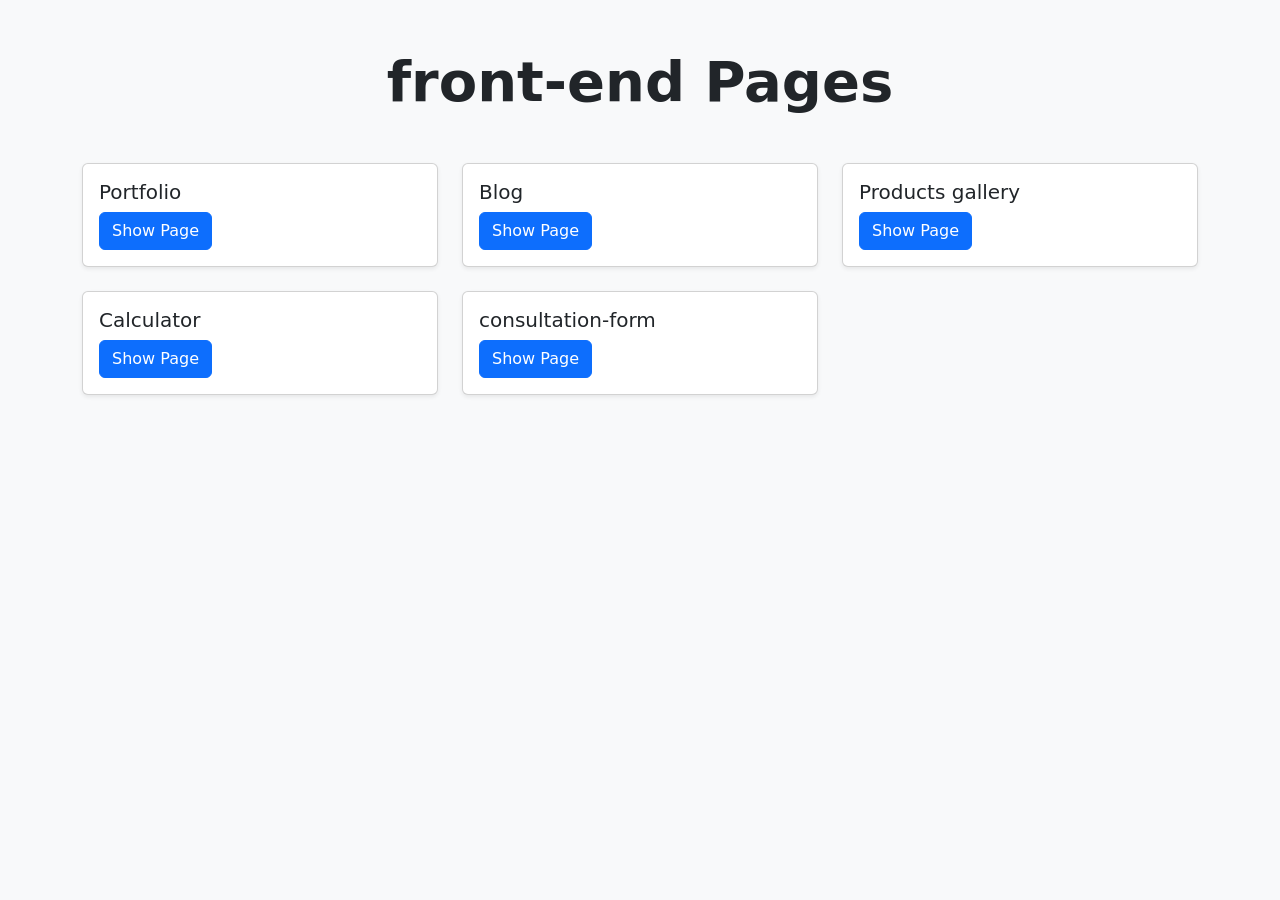
<file: index.html>
<!DOCTYPE html>
<html lang="ar" dir="ltr">
<head>
    <meta charset="UTF-8">
    <title>Pages Links
    </title>
    <link href="https://cdn.jsdelivr.net/npm/bootstrap@5.3.0/dist/css/bootstrap.min.css" rel="stylesheet">
</head>
<body class="bg-light">

    <div class="container py-5">
        <header class="text-center mb-5">
            <h1 class="display-4 fw-bold">front-end Pages</h1>
            <p class="lead text-muted"></p>
        </header>

        <div class="row g-4">
            <div class="col-md-4">
                <div class="card h-100 shadow-sm">
                    <div class="card-body">
                        <h5 class="card-title">Portfolio</h5>
                        <a href="./portfolio/index.html" class="btn btn-primary">Show Page</a>
                    </div>
                </div>
            </div>

            <div class="col-md-4">
                <div class="card h-100 shadow-sm">
                    <div class="card-body">
                        <h5 class="card-title">Blog</h5>
                        <a href="./blog/index.html" class="btn btn-primary">Show Page</a>
                    </div>
                </div>
            </div>

                        <div class="col-md-4">
                <div class="card h-100 shadow-sm">
                    <div class="card-body">
                        <h5 class="card-title">Products gallery</h5>
                        <a href="./product-gallery/index.html" class="btn btn-primary">Show Page</a>
                    </div>
                </div>
            </div>

                        <div class="col-md-4">
                <div class="card h-100 shadow-sm">
                    <div class="card-body">
                        <h5 class="card-title">Calculator</h5>
                        <a href="./calculator/index.html" class="btn btn-primary">Show Page</a>
                    </div>
                </div>
            </div>

                        <div class="col-md-4">
                <div class="card h-100 shadow-sm">
                    <div class="card-body">
                        <h5 class="card-title">consultation-form</h5>

                        <a href="./consultation-form/index.html" class="btn btn-primary">Show Page</a>
                    </div>
                </div>
            </div>
            
            </div>
    </div>

</body>
</html>
</file>
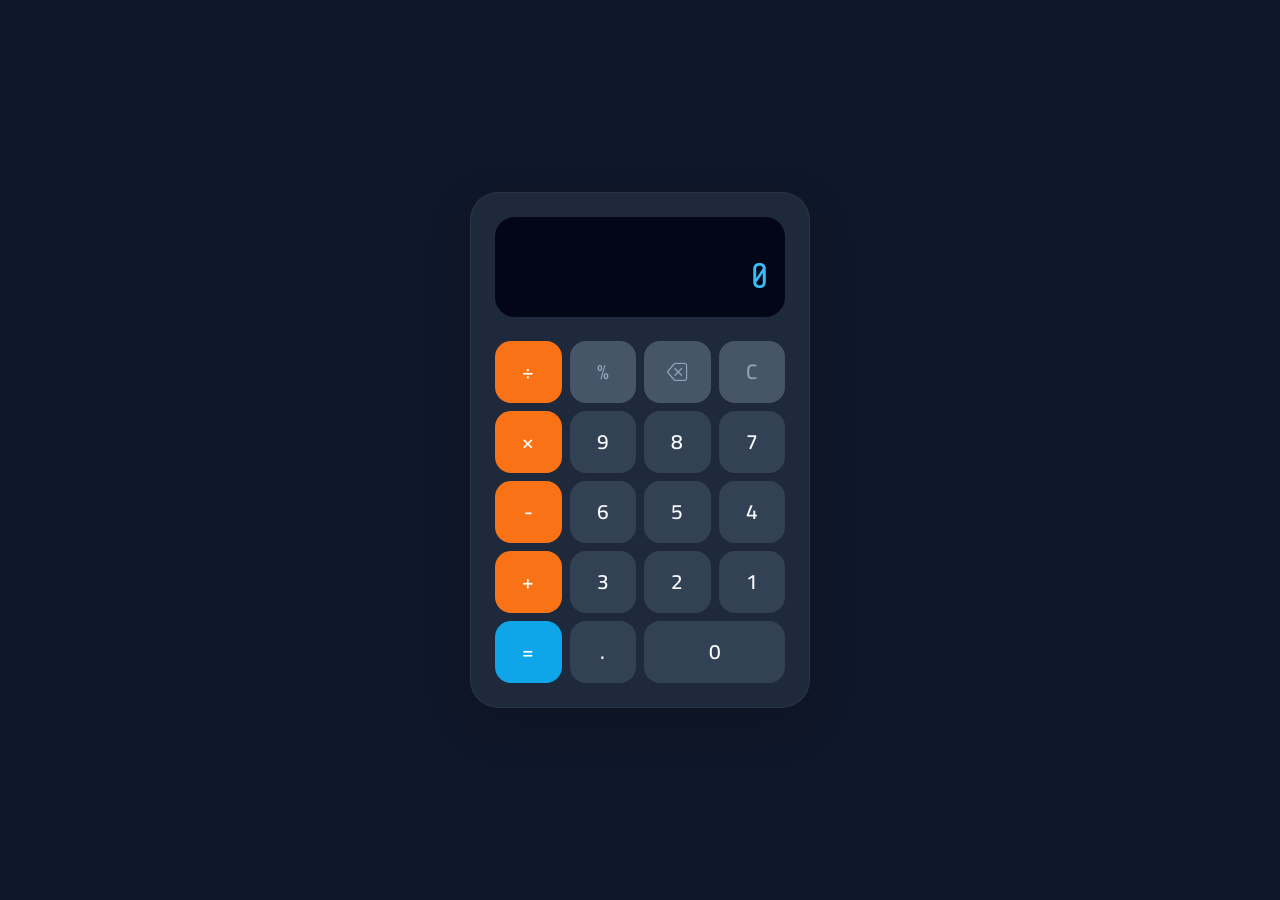
<file: calculator/index.html>
<!DOCTYPE html>
<html lang="ar" dir="rtl">
<head>
    <meta charset="UTF-8">
    <meta name="viewport" content="width=device-width, initial-scale=1.0">
    <title>Calculator</title>
    <link href="https://cdn.jsdelivr.net/npm/bootstrap@5.3.0/dist/css/bootstrap.min.css" rel="stylesheet">
    <link href="https://cdn.jsdelivr.net/npm/bootstrap-icons@1.10.5/font/bootstrap-icons.css" rel="stylesheet">
    <link href="https://fonts.googleapis.com/css2?family=Cairo:wght@400;700&family=Share+Tech+Mono&display=swap" rel="stylesheet">
    <link rel="stylesheet" href="style.css">
</head>
<body class="d-flex align-items-center justify-content-center min-vh-100">

    <div class="calculator-box shadow-lg p-4">
        <div class="screen-area mb-4 px-3 py-2 text-end">
            <div id="calc-history" class="text-muted small"></div>
            <div id="calc-display" class="main-display">0</div>
        </div>

        <div class="row g-2">
            <div class="col-3"><button class="btn btn-action w-100" onclick="clearAll()">C</button></div>
            <div class="col-3"><button class="btn btn-action w-100" onclick="deleteLast()"><i class="bi bi-backspace"></i></button></div>
            <div class="col-3"><button class="btn btn-action w-100" onclick="inputOperator('%')">%</button></div>
            
            <div class="col-3"><button class="btn btn-operator w-100" onclick="inputOperator('/')">÷</button></div>
            <div class="col-3"><button class="btn btn-num w-100" onclick="inputNum('7')">7</button></div>
            <div class="col-3"><button class="btn btn-num w-100" onclick="inputNum('8')">8</button></div>
            <div class="col-3"><button class="btn btn-num w-100" onclick="inputNum('9')">9</button></div>
            <div class="col-3"><button class="btn btn-operator w-100" onclick="inputOperator('*')">×</button></div>

            <div class="col-3"><button class="btn btn-num w-100" onclick="inputNum('4')">4</button></div>
            <div class="col-3"><button class="btn btn-num w-100" onclick="inputNum('5')">5</button></div>
            <div class="col-3"><button class="btn btn-num w-100" onclick="inputNum('6')">6</button></div>
            <div class="col-3"><button class="btn btn-operator w-100" onclick="inputOperator('-')">-</button></div>

            <div class="col-3"><button class="btn btn-num w-100" onclick="inputNum('1')">1</button></div>
            <div class="col-3"><button class="btn btn-num w-100" onclick="inputNum('2')">2</button></div>
            <div class="col-3"><button class="btn btn-num w-100" onclick="inputNum('3')">3</button></div>
            <div class="col-3"><button class="btn btn-operator w-100" onclick="inputOperator('+')">+</button></div>
            
            <div class="col-6"><button class="btn btn-num w-100" onclick="inputNum('0')">0</button></div>
            <div class="col-3"><button class="btn btn-num w-100" onclick="inputDecimal('.')">.</button></div>
            <div class="col-3"><button class="btn btn-equal w-100" onclick="executeCalculation()">=</button></div>
        </div>
    </div>

    <script src="script.js"></script>
</body>
</html>
</file>
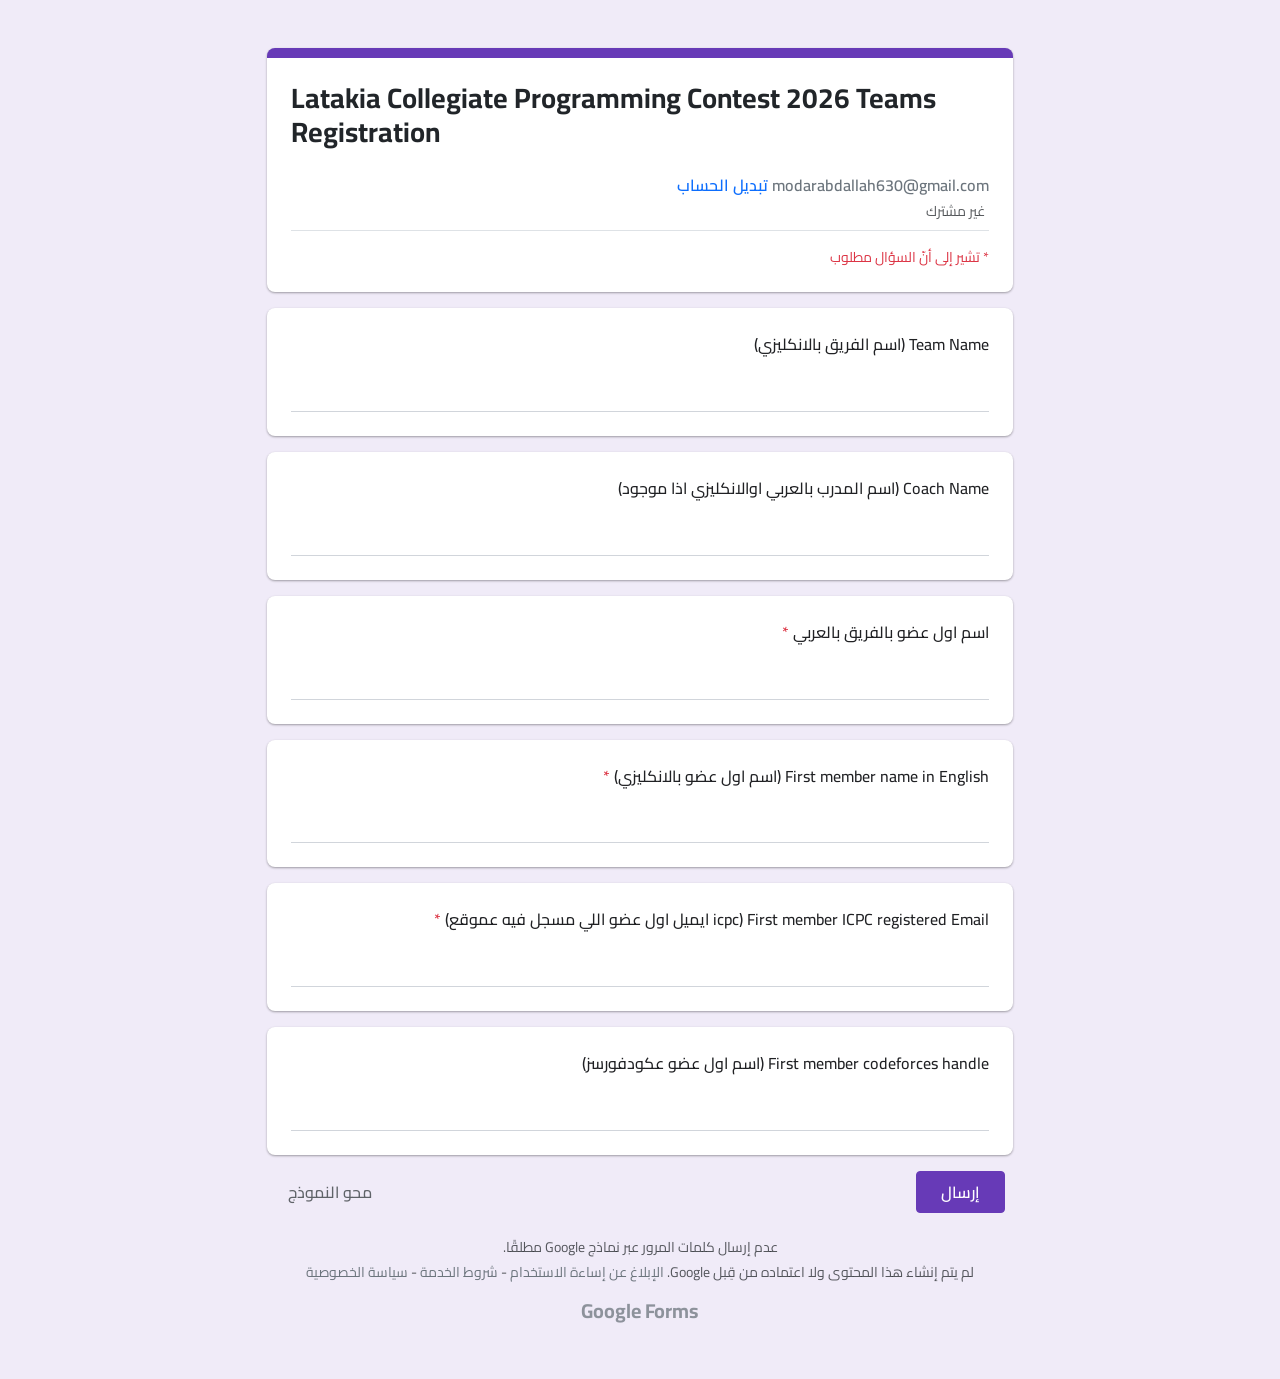
<file: consultation-form/index.html>
<!DOCTYPE html>
<html lang="ar" dir="rtl">
<head>
    <meta charset="UTF-8">
    <meta name="viewport" content="width=device-width, initial-scale=1.0">
    <title>Latakia Collegiate Programming Contest 2026 Teams Registration</title>
    <link href="https://cdn.jsdelivr.net/npm/bootstrap@5.3.0/dist/css/bootstrap.min.css" rel="stylesheet">
    <link href="https://fonts.googleapis.com/css2?family=Cairo:wght@400;500;600;700&display=swap" rel="stylesheet">
    <link rel="stylesheet" href="style.css">
</head>
<body class="bg-form">

    <div class="container py-5 form-container">
        <form id="registration-form" onsubmit="handleFormSubmit(event)">
            
        <div class="card form-card border-0 mb-3 top-accent">
            <div class="card-body p-4">
                <h1 class="form-title fs-3 fw-bold mb-3" dir="ltr" style="text-align: left;">Latakia Collegiate Programming Contest 2026 Teams Registration</h1>
                
                <div class="account-info d-flex flex-column mb-3 py-2 border-bottom">
                    <span class="text-secondary fw-semibold">
                        <span id="current-email">modarabdallah630@gmail.com</span> 
                        <a href="#" class="text-decoration-none ms-2" data-bs-toggle="modal" data-bs-target="#accountModal">تبديل الحساب</a>
                    </span>
                    <span class="text-muted small mt-1"><i class="bi bi-cloud-check me-1"></i> غير مشترك</span>
                </div>

                <p class="text-danger mb-0 small">* تشير إلى أنّ السؤال مطلوب</p>
            </div>
        </div>

        <div class="modal fade" id="accountModal" tabindex="-1" aria-labelledby="accountModalLabel" aria-hidden="true">
            <div class="modal-dialog modal-dialog-centered">
                <div class="modal-content border-0 shadow" style="border-radius: 8px;">
                    <div class="modal-header border-0 bg-light">
                        <h5 class="modal-title fw-bold fs-6 text-secondary" id="accountModalLabel">اختر حساباً للمتابعة</h5>
                        <button type="button" class="btn-close m-0 ms-auto" data-bs-dismiss="modal" aria-label="Close"></button>
                    </div>
                    <div class="modal-body p-0">
                        <div class="list-group list-group-flush" id="accounts-list">
                            </div>
                    </div>
                    <div class="modal-footer border-0 bg-light py-2">
                        <button type="button" class="btn btn-sm btn-outline-secondary" onclick="addNewAccountPrompt()">إضافة حساب جديد</button>
                    </div>
                </div>
            </div>
        </div>

            <div class="card form-card border-0 mb-3">
                <div class="card-body p-4">
                    <label for="teamName" class="form-label fs-6 mb-3">Team Name (اسم الفريق بالانكليزي)</label>
                    <input type="text" class="form-control form-input" id="teamName" placeholder="إجابتك">
                </div>
            </div>

            <div class="card form-card border-0 mb-3">
                <div class="card-body p-4">
                    <label for="coachName" class="form-label fs-6 mb-3">Coach Name (اسم المدرب بالعربي اوالانكليزي اذا موجود)</label>
                    <input type="text" class="form-control form-input" id="coachName" placeholder="إجابتك">
                </div>
            </div>

            <div class="card form-card border-0 mb-3">
                <div class="card-body p-4">
                    <label for="firstMemberAr" class="form-label fs-6 mb-3">اسم اول عضو بالفريق بالعربي <span class="text-danger">*</span></label>
                    <input type="text" class="form-control form-input" id="firstMemberAr" placeholder="إجابتك" required>
                </div>
            </div>

            <div class="card form-card border-0 mb-3">
                <div class="card-body p-4">
                    <label for="firstMemberEn" class="form-label fs-6 mb-3">First member name in English (اسم اول عضو بالانكليزي) <span class="text-danger">*</span></label>
                    <input type="text" class="form-control form-input" id="firstMemberEn" placeholder="إجابتك" required>
                </div>
            </div>

            <div class="card form-card border-0 mb-3">
                <div class="card-body p-4">
                    <label for="firstMemberEmail" class="form-label fs-6 mb-3">First member ICPC registered Email (icpc ايميل اول عضو اللي مسجل فيه عموقع) <span class="text-danger">*</span></label>
                    <input type="email" class="form-control form-input" id="firstMemberEmail" placeholder="إجابتك" required>
                </div>
            </div>

            <div class="card form-card border-0 mb-3">
                <div class="card-body p-4">
                    <label for="firstMemberCF" class="form-label fs-6 mb-3">First member codeforces handle (اسم اول عضو عكودفورسز)</label>
                    <input type="text" class="form-control form-input" id="firstMemberCF" placeholder="إجابتك">
                </div>
            </div>

            <div class="d-flex justify-content-between align-items-center mb-4 px-2">
                <button type="submit" class="btn btn-primary btn-submit px-4 py-2 fw-semibold">إرسال</button>
                <button type="button" class="btn btn-link text-decoration-none text-muted btn-clear" onclick="clearForm()">محو النموذج</button>
            </div>

            <div class="form-footer text-center mt-4">
                <p class="text-muted small mb-1">عدم إرسال كلمات المرور عبر نماذج Google مطلقًا.</p>
                <p class="text-muted small mb-3">لم يتم إنشاء هذا المحتوى ولا اعتماده من قِبل Google. <a href="#" class="text-decoration-none text-secondary">الإبلاغ عن إساءة الاستخدام</a> - <a href="#" class="text-decoration-none text-secondary">شروط الخدمة</a> - <a href="#" class="text-decoration-none text-secondary">سياسة الخصوصية</a></p>
                <h5 class="fw-bold text-secondary fs-5 opacity-75">Google Forms</h5>
            </div>

        </form>
    </div>

    <script src="https://cdn.jsdelivr.net/npm/bootstrap@5.3.0/dist/js/bootstrap.bundle.min.js"></script>
    <script src="script.js"></script>
</body>
</html>
</body>
</html>
</file>
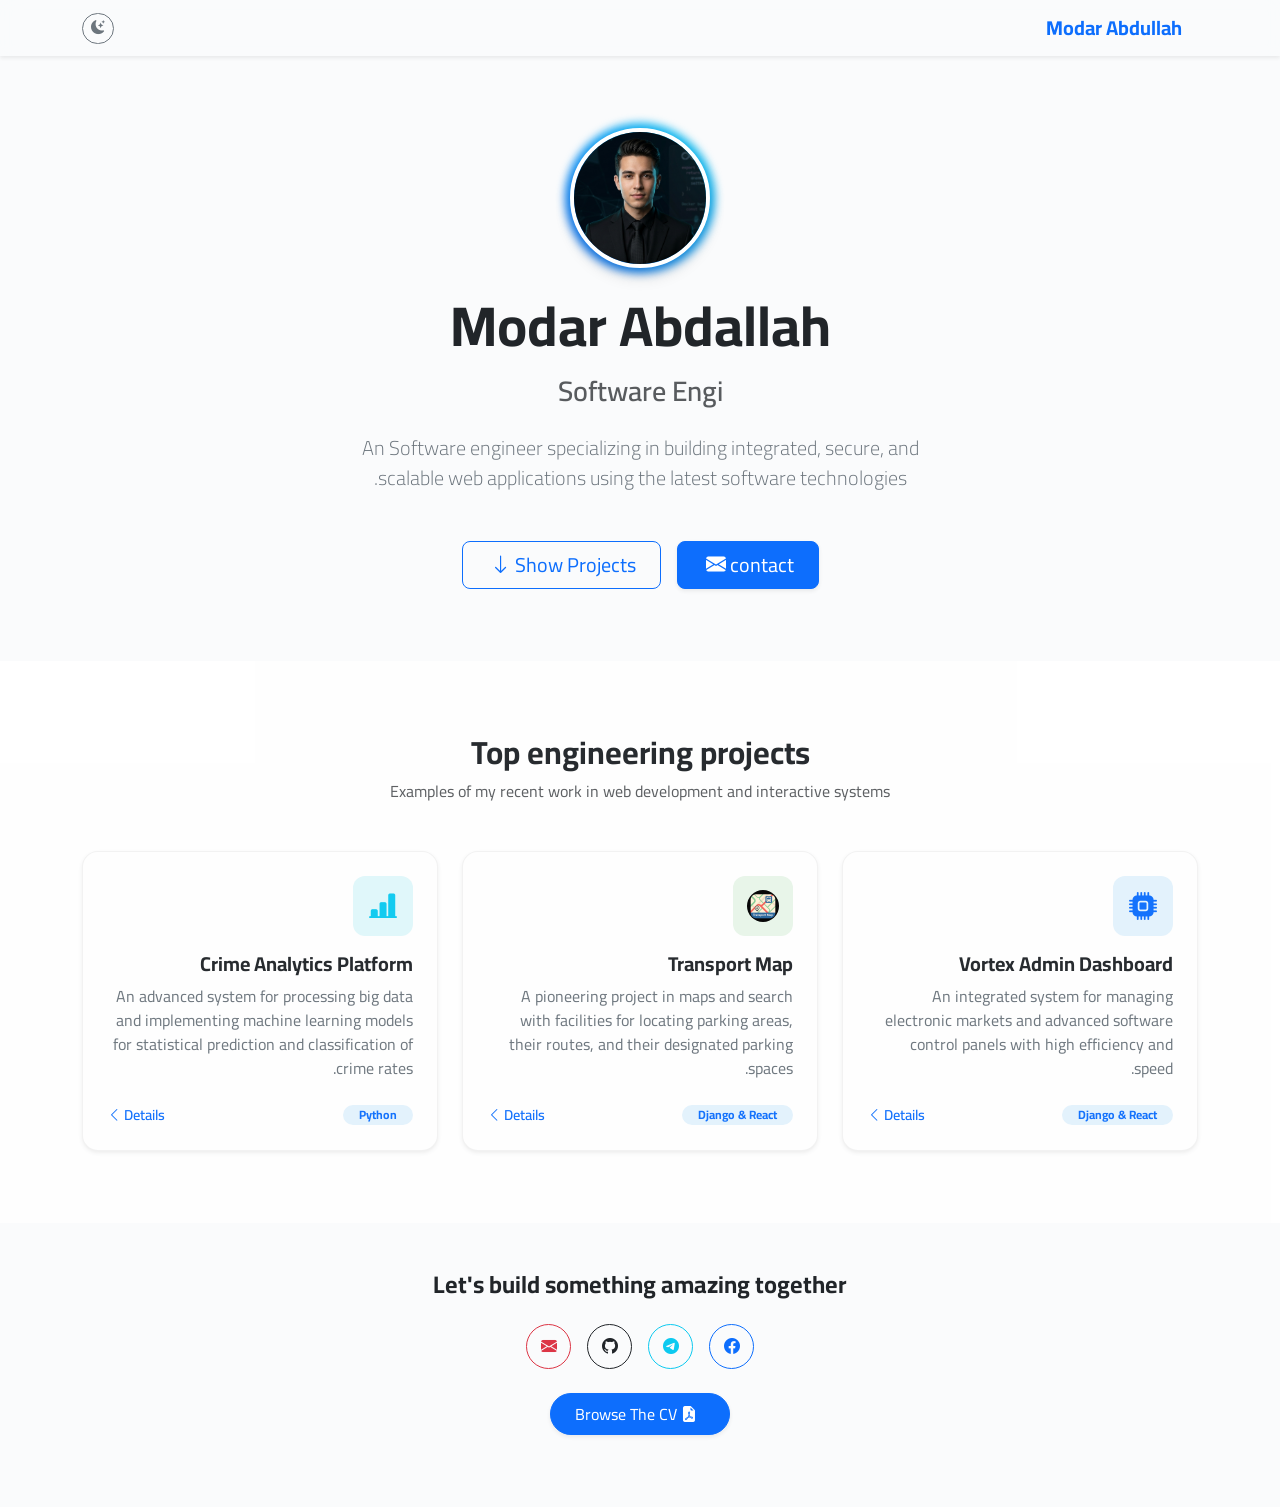
<file: portfolio/index.html>
<!DOCTYPE html>
<html lang="ar" dir="rtl">
<head>
    <meta charset="UTF-8">
    <meta name="viewport" content="width=device-width, initial-scale=1.0">
    <title>Modar Abdullah Portfolio</title>
    <link href="https://cdn.jsdelivr.net/npm/bootstrap@5.3.0/dist/css/bootstrap.min.css" rel="stylesheet">
    <link href="https://cdn.jsdelivr.net/npm/bootstrap-icons@1.10.5/font/bootstrap-icons.css" rel="stylesheet">
    <link rel="preconnect" href="https://fonts.googleapis.com">
    <link rel="preconnect" href="https://fonts.gstatic.com" crossorigin>
    <link href="https://fonts.googleapis.com/css2?family=Cairo:wght@300;400;600;700&display=swap" rel="stylesheet">
    <link rel="stylesheet" href="style.css">
</head>
<body class="light-mode">
    <nav class="navbar navbar-expand-lg sticky-top shadow-sm transition-all">
        <div class="container">
            <a class="navbar-brand fw-bold text-primary" href="#">Modar Abdullah</a>
            <button id="theme-toggle" class="btn btn-outline-secondary btn-sm rounded-pill">
                <i class="bi bi-moon-stars-fill" id="theme-icon"></i>
            </button>
        </div>
    </nav>

    <header class="hero-section py-5 d-flex align-items-center">
        <div class="container text-center py-4">
            <div class="position-relative d-inline-block mb-4">
                <div class="profile-avatar-bg"></div>
                <img src="./images/myPicture.png" alt="Modar" class="rounded-circle profile-img shadow">
            </div>
            <h1 class="display-4 fw-bold mb-3">Modar Abdallah</h1>
            <h3 class="text-muted fw-semibold mb-4"><span class="typing-text"></span></h3>
            <p class="lead text-secondary max-w-600 mx-auto mb-5">
               An Software engineer specializing in building integrated, 
               secure, and scalable web applications using the latest software technologies.
            </p>
            <div class="d-flex justify-content-center gap-3">
                <a href="mailto:modarabdallah630@gmail.com" class="btn btn-primary btn-lg px-4 shadow-sm">contact <i class="bi bi-envelope-fill ms-1"></i></a>
                <a href="#projects" class="btn btn-outline-primary btn-lg px-4">Show Projects <i class="bi bi-arrow-down ms-1"></i></a>
            </div>
        </div>
    </header>

    <section id="projects" class="py-5 bg-light-accent">
        <div class="container py-4">
            <div class="text-center mb-5">
                <h2 class="fw-bold text-gradient mb-2">Top engineering projects</h2>
                <p class="text-muted">Examples of my recent work in web development and interactive systems</p>
            </div>
            <div class="row g-4">
                <div class="col-md-4">
                    <div class="card h-100 border-0 shadow-sm project-card">
                        <div class="card-body p-4 d-flex flex-column">
                            <div class="project-icon bg-primary-soft text-primary mb-3">
                                <i class="bi bi-cpu-fill fs-3"></i>
                            </div>
                            <h5 class="card-title fw-bold mb-2">Vortex Admin Dashboard</h5>
                            <p class="card-text text-secondary mb-4">An integrated system for managing electronic markets and advanced software control panels with high efficiency and speed.</p>
                            <div class="mt-auto d-flex justify-content-between align-items-center">
                                <span class="badge bg-primary-soft text-primary rounded-pill px-3">Django & React</span>
                                <a href="https://github.com/ModarAbdallah/Vortex" target="_blank" class="text-primary link-arrow">Details <i class="bi bi-chevron-left"></i></a>
                            </div>
                        </div>
                    </div>
                </div>
                    <div class="col-md-4">
                        <div class="card h-100 border-0 shadow-sm project-card">
                            <div class="card-body p-4 d-flex flex-column">
                                <div class="project-icon bg-success-soft text-success mb-3 d-flex align-items-center justify-content-center">
                                    <img src="./images/myIcon.jpg" class="rounded-circle" style="width: 32px; height: 32px; object-fit: cover;" alt="transport"/>
                                </div>
                                <h5 class="card-title fw-bold mb-2">Transport Map</h5>
                                <p class="card-text text-secondary mb-4">A pioneering project in maps and search with facilities for locating parking areas, their routes, and their designated parking spaces.</p>
                                <div class="mt-auto d-flex justify-content-between align-items-center">
                                    <span class="badge bg-primary-soft text-primary rounded-pill px-3">Django & React</span>
                                    <a href="https://github.com/ModarAbdallah/Transport_Map_Project" target="_blank" class="text-primary link-arrow">Details <i class="bi bi-chevron-left"></i></a>
                                </div>
                            </div>
                        </div>
                    </div>
                <div class="col-md-4">
                    <div class="card h-100 border-0 shadow-sm project-card">
                        <div class="card-body p-4 d-flex flex-column">
                            <div class="project-icon bg-info-soft text-info mb-3">
                                <i class="bi bi-bar-chart-line-fill fs-3"></i>
                            </div>
                            <h5 class="card-title fw-bold mb-2">Crime Analytics Platform</h5>
                            <p class="card-text text-secondary mb-4">An advanced system for processing big data and implementing
                                machine learning models for statistical prediction and classification of crime rates.</p>
                            <div class="mt-auto d-flex justify-content-between align-items-center">
                                <span class="badge bg-primary-soft text-primary rounded-pill px-3">Python</span>
                                <a href="https://github.com/ModarAbdallah/DataMining" target="_blank" class="text-primary link-arrow">Details <i class="bi bi-chevron-left"></i></a>
                            </div>
                        </div>
                    </div>
                </div>
            </div>
        </div>
    </section>

    <footer id="contact" class="py-5 text-center">
        <div class="container">
            <h4 class="fw-bold mb-4">Let's build something amazing together</h4>
            
            <div class="d-flex justify-content-center gap-3 mb-4">
                <a href="https://www.facebook.com/ModarAbdallah" target="_blank" rel="noopener noreferrer" class="social-link btn btn-outline-primary rounded-circle" title="Facebook">
                    <i class="bi bi-facebook"></i>
                </a>
                
                <a href="https://t.me/@M_O_D_A_R30" target="_blank" rel="noopener noreferrer" class="social-link btn btn-outline-info rounded-circle" title="Telegram">
                    <i class="bi bi-telegram"></i>
                </a>
                
                <a href="https://github.com/ModarAbdallah" target="_blank" rel="noopener noreferrer" class="social-link btn btn-outline-dark rounded-circle" title="GitHub">
                    <i class="bi bi-github"></i>
                </a>
                
                <a href="mailto:modarabdallah630@gmail.com" class="social-link btn btn-outline-danger rounded-circle" title="Email">
                    <i class="bi bi-envelope-fill"></i>
                </a>
            </div>

            <div class="mb-4">
                <a href="./files/MyCV.pdf" target="_blank" class="btn btn-primary px-4 py-2 rounded-pill shadow-sm">
                    <i class="bi bi-file-earmark-pdf-fill me-2"></i> Browse The CV
                </a>
            </div>
            
        </div>
    </footer>

    <script src="https://cdn.jsdelivr.net/npm/bootstrap@5.3.0/dist/js/bootstrap.bundle.min.js"></script>
    <script src="script.js"></script>
</body>
</html>
</file>
<file: calculator/style.css>
body {
    background-color: #0f172a;
    font-family: 'Cairo', sans-serif;
}

.calculator-box {
    width: 100%;
    max-width: 340px;
    background-color: #1e293b;
    border-radius: 28px;
    border: 1px solid rgba(255, 255, 255, 0.05);
}

.screen-area {
    background-color: #020617;
    border-radius: 20px;
    height: 100px;
    display: flex;
    flex-direction: column;
    justify-content: center;
    overflow: hidden;
}

.main-display {
    font-family: 'Share Tech Mono', monospace;
    font-size: 2.2rem;
    color: #38bdf8;
    direction: ltr;
}

#calc-history {
    font-family: 'Share Tech Mono', monospace;
    direction: ltr;
    min-height: 20px;
}

.btn {
    height: 62px;
    font-size: 1.3rem;
    font-weight: 600;
    border-radius: 16px;
    border: none;
    transition: all 0.15s ease;
}

.btn-num {
    background-color: #334155;
    color: #f8fafc;
}
.btn-num:hover { background-color: #475569; color: #fff; }

.btn-operator {
    background-color: #f97316;
    color: #fff;
}
.btn-operator:hover { background-color: #ea580c; }

.btn-action {
    background-color: #475569;
    color: #94a3b8;
}
.btn-action:hover { background-color: #64748b; color: #fff; }

.btn-equal {
    background-color: #0ea5e9;
    color: #fff;
}
.btn-equal:hover { background-color: #0284c7; }

.btn:active {
    transform: scale(0.95);
}
</file>
<file: consultation-form/style.css>
body.bg-form {
    background-color: #f0ebf8; 
    font-family: 'Cairo', sans-serif;
    color: #202124;
}

.form-container {
    max-width: 770px;
}

.form-card {
    border-radius: 8px;
    box-shadow: 0 1px 3px rgba(0,0,0,0.12), 0 1px 2px rgba(0,0,0,0.24);
    transition: all 0.3s cubic-bezier(.25,.8,.25,1);
    background-color: #fff;
}

.top-accent {
    border-top: 10px solid #673ab7 !important;
    border-top-left-radius: 8px;
    border-top-right-radius: 8px;
}

.form-title {
    font-family: 'Inter', 'Cairo', sans-serif;
}

.form-input {
    border: none;
    border-bottom: 1px solid #d1d5db;
    border-radius: 0;
    padding: 8px 0;
    font-size: 0.95rem;
    box-shadow: none !important;
    background-color: transparent;
    transition: border-bottom-color 0.2s ease;
}

.form-input:focus {
    border-bottom: 2px solid #673ab7;
    background-color: transparent;
}

.form-input::placeholder {
    color: #9ca3af;
    opacity: 0;
    transition: opacity 0.2s;
}

.form-input:focus::placeholder {
    opacity: 1;
}

.form-label {
    font-weight: 500;
    color: #202124;
    line-height: 1.5;
}

.btn-submit {
    background-color: #673ab7;
    border-color: #673ab7;
    border-radius: 4px;
}

.btn-submit:hover, .btn-submit:focus {
    background-color: #5e35b1;
    border-color: #5e35b1;
    box-shadow: 0 1px 2px 0 rgba(60,64,67,0.3), 0 1px 3px 1px rgba(60,64,67,0.15);
}

.btn-clear {
    color: #5f6368 !important;
    font-weight: 500;
}

.btn-clear:hover {
    background-color: rgba(95,99,104,0.039);
    border-radius: 4px;
}

.account-item {
    cursor: pointer;
    transition: background-color 0.2s ease;
    padding: 12px 20px;
}

.account-item:hover {
    background-color: #f8f9fa;
}

.account-item.active {
    background-color: #f3e8ff !important;
    color: #673ab7 !important;
}
</file>
<file: portfolio/style.css>
:root {
    --bg-color: #fafbfc;
    --text-color: #212529;
    --card-bg: #ffffff;
    --navbar-bg: rgba(250, 251, 252, 0.85);
    --primary-soft: #e3f2fd;
    --success-soft: #e8f5e9;
    --info-soft: #e0f7fa;
}

.dark-mode {
    --bg-color: #121214;
    --text-color: #f8f9fa;
    --card-bg: #1e1e24;
    --navbar-bg: rgba(18, 18, 20, 0.85);
    --primary-soft: #1a237e;
    --success-soft: #1b5e20;
    --info-soft: #006064;
}

body {
    font-family: 'Cairo', sans-serif;
    background-color: var(--bg-color);
    color: var(--text-color);
    transition: background-color 0.3s ease, color 0.3s ease;
}

.navbar {
    background-color: var(--navbar-bg);
    backdrop-filter: blur(10px);
}

.bg-light-accent {
    background-color: var(--card-bg);
    opacity: 0.97;
}

.max-w-600 {
    max-width: 600px;
}

.profile-img {
    width: 140px;
    height: 140px;
    object-fit: cover;
    z-index: 2;
    position: relative;
    border: 4px solid var(--card-bg);
}

.profile-avatar-bg {
    position: absolute;
    top: -5px;
    left: 50%;
    transform: translateX(-50%);
    width: 150px;
    height: 150px;
    background: linear-gradient(45deg, #0d6efd, #0dcaf0);
    border-radius: 50%;
    z-index: 1;
    filter: blur(4px);
}

.project-card {
    background-color: var(--card-bg);
    border: 1px solid rgba(0,0,0,0.05) !important;
    border-radius: 16px;
    transition: transform 0.3s ease, box-shadow 0.3s ease;
}

.dark-mode .project-card {
    border: 1px solid rgba(255,255,255,0.05) !important;
}

.project-card:hover {
    transform: translateY(-8px);
    box-shadow: 0 15px 30px rgba(0, 0, 0, 0.08) !important;
}

.project-icon {
    width: 60px;
    height: 60px;
    border-radius: 12px;
    display: flex;
    align-items: center;
    justify-content: center;
}

.bg-primary-soft { background-color: var(--primary-soft); }
.bg-success-soft { background-color: var(--success-soft); }
.bg-info-soft { background-color: var(--info-soft); }

.social-link {
    width: 45px;
    height: 45px;
    display: inline-flex;
    align-items: center;
    justify-content: center;
    transition: all 0.2s;
}

.social-link:hover {
    transform: scale(1.1);
}

.link-arrow {
    text-decoration: none;
    font-weight: 600;
    font-size: 0.9rem;
}
.link-arrow i {
    transition: transform 0.2s;
    display: inline-block;
}
.link-arrow:hover i {
    transform: translateX(-4px);
}
</file>
